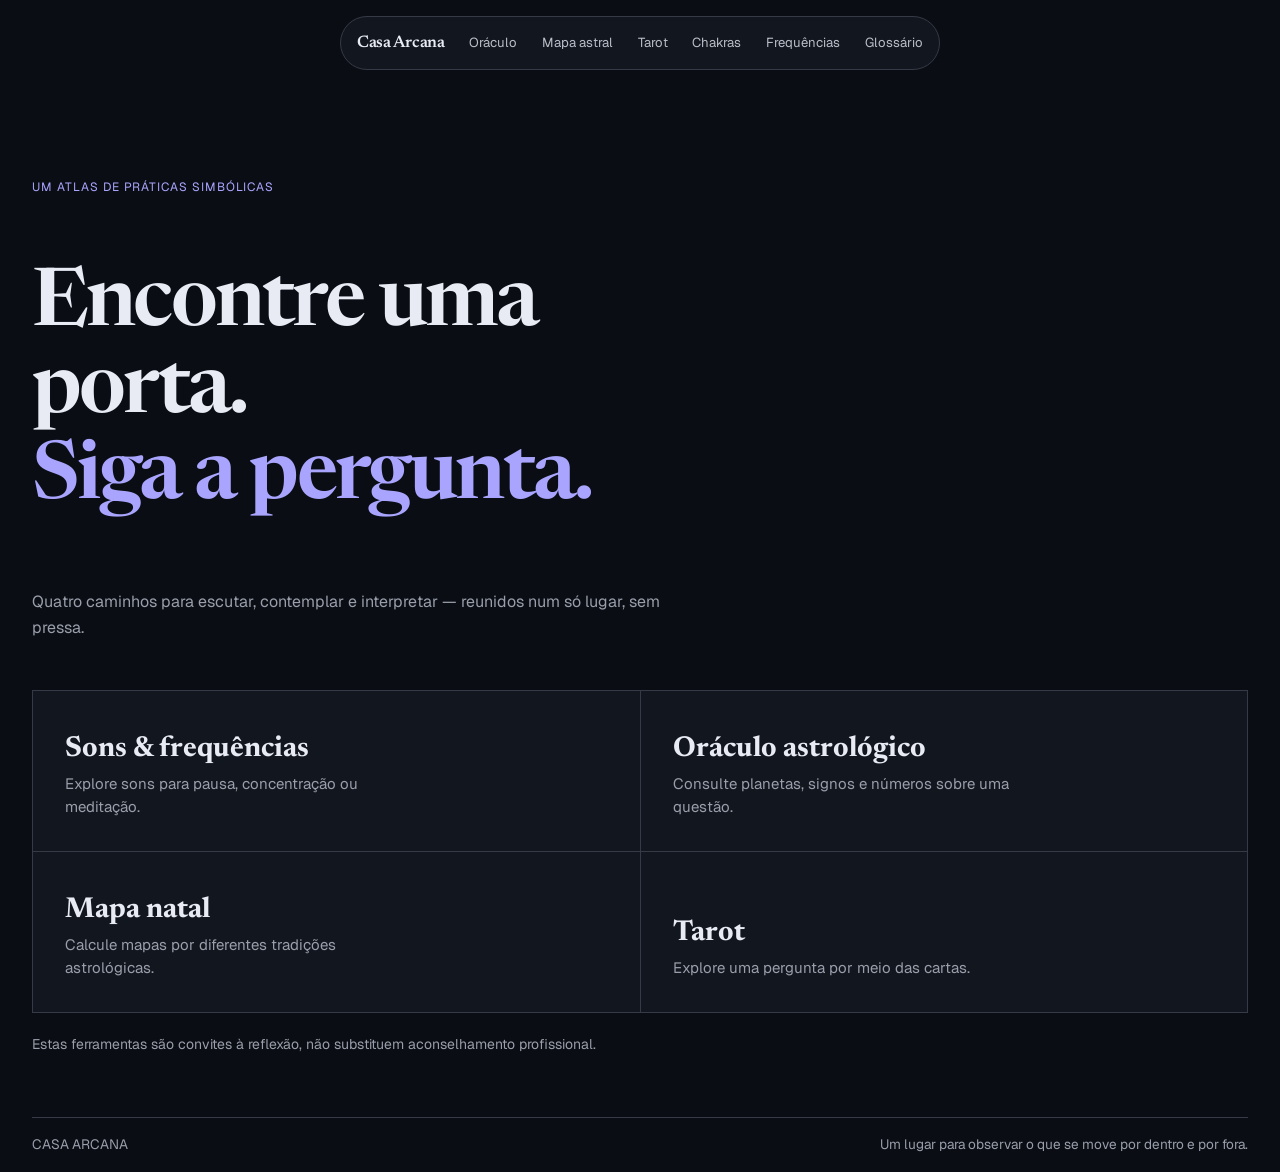
<file: templates/index.html>
<!doctype html>
<html lang="pt-BR">
<head>
    <meta charset="utf-8">
    <meta name="viewport" content="width=device-width, initial-scale=1">
    <meta name="theme-color" content="#17171f">
    <meta name="description" content="Um espaço para explorar símbolos, céu e som.">
    <title>Casa Arcana — um espaço de exploração</title>
    <link rel="stylesheet" href="/site.css">
</head>
<body>
    <nav class="unified-nav" aria-label="Navegação principal">
        <a class="brand" href="/" aria-label="Casa Arcana, início">Casa Arcana</a>
        <a href="/oracle/">Oráculo</a>
        <a href="/natal/">Mapa astral</a>
        <a href="/tarot/">Tarot</a>
        <a href="/sound/">Chakras</a>
        <a href="/sound/frequencies">Frequências</a>
        <a href="/natal/glossary">Glossário</a>
    </nav>
    <main class="home-main">
        <section class="intro">
            <p class="eyebrow">UM ATLAS DE PRÁTICAS SIMBÓLICAS</p>
            <h1>Encontre uma porta.<br><em>Siga a pergunta.</em></h1>
            <p class="lede">Quatro caminhos para escutar, contemplar e interpretar — reunidos num só lugar, sem pressa.</p>
        </section>
        <section class="practices" aria-label="Explore as práticas">
            <a class="practice practice-sound" href="/sound/">
                <h2>Sons &amp; frequências</h2><p>Explore sons para pausa, concentração ou meditação.</p>
            </a>
            <a class="practice practice-oracle" href="/oracle/">
                <h2>Oráculo astrológico</h2><p>Consulte planetas, signos e números sobre uma questão.</p>
            </a>
            <a class="practice practice-natal" href="/natal/">
                <h2>Mapa natal</h2><p>Calcule mapas por diferentes tradições astrológicas.</p>
            </a>
            <a class="practice practice-tarot" href="/tarot/">
                <h2>Tarot</h2><p>Explore uma pergunta por meio das cartas.</p>
            </a>
        </section>
        <p class="note">Estas ferramentas são convites à reflexão, não substituem aconselhamento profissional.</p>
    </main>
    <footer><span>CASA ARCANA</span><span>Um lugar para observar o que se move por dentro e por fora.</span></footer>
</body>
</html>
</file>
<file: site.css>
/* Hallmark · shared Casa Arcana system · Midnight · design.md · designed-as-app
 * Oracle pattern: centered reading measure, quiet rules, Newsreader + Geist, outlined actions.
 */
@import url('https://fonts.googleapis.com/css2?family=Geist:wght@400;500;600;700&family=Newsreader:opsz,wght@6..72,400;6..72,600;6..72,700&display=swap');
@import url('/tokens.css');

*, *::before, *::after { box-sizing: border-box; }
html, body { overflow-x: clip; }
body {
    min-width: 320px;
    min-height: 100vh;
    margin: 0;
    background: var(--color-paper);
    color: var(--color-ink);
    font-family: var(--font-body);
    font-size: 1rem;
    font-weight: 400;
    line-height: 1.6;
    -webkit-font-smoothing: antialiased;
}
a { color: inherit; text-underline-offset: .2em; }
button, input, select, textarea { font: inherit; }
:focus-visible { outline: 2px solid var(--color-focus); outline-offset: 3px; }
h1, h2, h3, h4 { min-width: 0; overflow-wrap: anywhere; font-family: var(--font-display); font-style: normal; }
img, svg, audio { max-width: 100%; }

/* N5 shared navigation across home and every tool route. */
.unified-nav {
    position: relative;
    z-index: 2;
    width: fit-content;
    max-width: calc(100% - 2rem);
    margin: 1rem auto 0;
    padding: .3rem;
    display: flex;
    align-items: center;
    justify-content: center;
    flex-wrap: wrap;
    gap: .15rem;
    border: 1px solid var(--color-rule);
    border-radius: var(--radius-pill);
    background: var(--color-paper-2);
    color: var(--color-ink-2);
}
.unified-nav a {
    min-height: 42px;
    display: inline-flex;
    align-items: center;
    justify-content: center;
    padding: .55rem .7rem;
    border-radius: var(--radius-pill);
    color: var(--color-ink-2);
    font-family: var(--font-body);
    font-size: .82rem;
    line-height: 1.2;
    text-decoration: none;
    white-space: nowrap;
    transition: color var(--dur-short) var(--ease-out), background-color var(--dur-short) var(--ease-out);
}
.unified-nav a:hover, .unified-nav a[aria-current="page"] {
    background: var(--color-paper-3);
    color: var(--color-ink);
}
.unified-nav .brand {
    display: inline-flex;
    min-height: 42px;
    align-items: center;
    padding-inline: .7rem;
    color: var(--color-ink);
    font-family: var(--font-display);
    font-size: 1.05rem;
    font-style: normal;
    font-weight: 600;
    letter-spacing: -.025em;
    text-decoration: none;
    white-space: nowrap;
}

main, .page, .section, .library-main, .observatory, .library-layout, .catalogo, .dados, .leitura { min-width: 0; }
.page { width: min(100% - 2rem, 66ch); margin-inline: auto; padding-block: clamp(2rem, 6vw, 4rem); }
.page .container { width: 100%; margin-inline: auto; }
.page-title, .observatory h1, .library-intro h1, .intro h1 {
    color: var(--color-ink);
    font-family: var(--font-display);
    font-style: normal;
    font-weight: 600;
    letter-spacing: -.035em;
    line-height: 1.08;
}
.observatory { grid-template-columns: minmax(0, 1fr); max-width: 66ch; margin-inline: auto; }
.observatory-intro { max-width: none; }
.birth-record { margin-top: 0; }
.text-center, .has-text-centered { text-align: center; }
.page-title { font-size: clamp(2rem, 5vw, 3.2rem); }
.page-lede, .lede, .library-intro .lede { max-width: 62ch; color: var(--color-muted); line-height: 1.65; }
.page-lede { margin: .75rem 0 2rem; }
.section-head { margin: 2.5rem 0 1rem; font-family: var(--font-display); font-size: 1.5rem; font-weight: 600; line-height: 1.2; }
.section-head::after { content: ""; display: block; width: 2.5rem; height: 1px; margin-top: .5rem; background: var(--color-accent); }

/* Shared understated controls. */
button, select, input, textarea, .input, .custom-select {
    border: 1px solid var(--color-rule);
    border-radius: var(--radius-input);
    background-color: var(--color-paper);
    color: var(--color-ink);
}
input::placeholder, textarea::placeholder { color: var(--color-muted); opacity: 1; }
.input, .consulta__input, .custom-select, .tarot-container .select select { min-height: 44px; font-family: var(--font-body); font-size: .95rem; }
.input:hover, .consulta__input:hover, .custom-select:hover, .tarot-container .select select:hover { border-color: var(--color-ink-2); }
.input:focus-visible, .consulta__input:focus-visible, .custom-select:focus-visible, .tarot-container .select select:focus-visible { outline: 2px solid var(--color-focus); outline-offset: 2px; }
button, .btn-primary, .btn-ghost, .btn-generate, .chip, .chakra-chip, .tarot-container .button, .library-search .btn-ghost {
    min-height: 44px;
    display: inline-flex;
    align-items: center;
    justify-content: center;
    padding: .55rem 1rem;
    border: 1px solid var(--color-accent);
    border-radius: var(--radius-pill);
    background: transparent;
    color: var(--color-accent);
    font-family: var(--font-body);
    font-size: .9rem;
    font-weight: 600;
    line-height: 1.2;
    text-align: center;
    text-decoration: none;
    white-space: nowrap;
    cursor: pointer;
    transition: color var(--dur-short) var(--ease-out), background-color var(--dur-short) var(--ease-out), border-color var(--dur-short) var(--ease-out), transform 100ms var(--ease-out);
}
button:hover, .btn-primary:hover, .btn-ghost:hover, .btn-generate:hover, .chip:hover, .chakra-chip:hover, .tarot-container .button:hover, .library-search .btn-ghost:hover { background: var(--color-accent); color: var(--color-accent-ink); }
button:active, .btn-primary:active, .btn-ghost:active, .btn-generate:active, .chip:active, .chakra-chip:active, .tarot-container .button:active { transform: translateY(1px); }
button:disabled, .btn-primary:disabled, .btn-ghost:disabled, .btn-generate:disabled, .chakra-chip:disabled, [aria-disabled="true"] { cursor: not-allowed; opacity: .55; }
button:focus-visible, .btn-primary:focus-visible, .btn-ghost:focus-visible, .btn-generate:focus-visible, .chip:focus-visible, .chakra-chip:focus-visible, .tarot-container .button:focus-visible { outline: 2px solid var(--color-focus); outline-offset: 3px; }
.feature-nav { width: fit-content; max-width: calc(100% - 2rem); margin: .75rem auto 0; padding: .2rem; display: flex; flex-wrap: wrap; justify-content: center; gap: .15rem; border: 1px solid var(--color-rule); border-radius: var(--radius-pill); background: var(--color-paper-2); }
.feature-nav a { min-height: 42px; display: inline-flex; align-items: center; padding: .55rem .7rem; border-radius: var(--radius-pill); color: var(--color-ink-2); font-size: .82rem; line-height: 1.2; text-decoration: none; white-space: nowrap; }
.feature-nav a:hover, .feature-nav a[aria-current="page"] { background: var(--color-paper-3); color: var(--color-ink); }

/* Home: four equal modules, four simple entry points. */
.home-main { width: min(100% - 2rem, 76rem); margin-inline: auto; padding-block: clamp(3rem, 8vw, 6rem) 3rem; }
.intro { max-width: 48rem; margin: 0 auto 3rem 0; }
.intro h1 { max-width: 13ch; font-size: clamp(2.8rem, 7vw, 5rem); }
.intro h1 em { color: var(--color-accent); font-style: normal; }
.eyebrow { margin-bottom: .75rem; color: var(--color-accent); font-family: var(--font-body); font-size: .75rem; letter-spacing: .08em; }
.intro .lede { margin-top: 1rem; }
.practices { display: grid; grid-template-columns: repeat(2, minmax(0, 1fr)); gap: 1px; border: 1px solid var(--color-rule); background: var(--color-rule); }
.practice { min-width: 0; min-height: 10rem; padding: clamp(1.25rem, 3vw, 2rem); display: flex; flex-direction: column; justify-content: flex-end; border: 0; background: var(--color-paper-2); color: var(--color-ink); text-decoration: none; transition: background-color var(--dur-short) var(--ease-out); }
.practice:hover, .practice:focus-visible { background: var(--color-paper-3); }
.practice h2 { margin: 0; font-size: clamp(1.35rem, 2.5vw, 1.8rem); line-height: 1.15; }
.practice p { margin: .45rem 0 0; max-width: 34ch; color: var(--color-muted); font-size: .94rem; line-height: 1.5; }
.note { margin-top: 1.25rem; color: var(--color-muted); font-size: .875rem; }
body > footer:not(.site-footer):not(.foot-mast):not(.colophon) { width: min(100% - 2rem, 76rem); margin: 0 auto; padding-block: 1rem; display: flex; flex-wrap: wrap; justify-content: space-between; gap: .5rem 1rem; border-top: 1px solid var(--color-rule); color: var(--color-muted); font-size: .85rem; }

/* Sound tools share Oracle's centered reading column and quiet controls. */
.freq-layout { width: min(100%, 36rem); margin-inline: auto; display: grid; gap: .75rem; }
.freq-layout .field-label { margin: 0; color: var(--color-ink); font-weight: 600; }
.custom-select { width: 100%; padding: .65rem .8rem; }
#loading-button { justify-self: start; margin-block: .75rem; }
#loading-container { width: 100%; display: grid; gap: .75rem; }
#loading-container audio { width: 100%; }
.chakra-layout { width: 100%; display: grid; gap: 1.25rem; }
.image-map { width: 100%; text-align: center; }
.image-map .thumbnail { width: 100%; height: auto; border: 1px solid var(--color-rule); border-radius: var(--radius-card); }
.chakra-quick-picks { display: flex; flex-wrap: wrap; justify-content: center; gap: .5rem; margin-block: .25rem .75rem; }
/* 7 chips can never wrap evenly; on narrow screens keep one tappable row. */
@media (max-width: 720px) {
    .chakra-quick-picks { flex-wrap: nowrap; justify-content: flex-start; overflow-x: auto; }
}
.chakra-chip.is-playing { background: var(--color-accent); color: var(--color-accent-ink); }
.audio-with-spinner { width: 100%; display: grid; justify-items: center; gap: .75rem; }
.audio-with-spinner audio { width: 100%; }
.spinner { width: 1.5rem; height: 1.5rem; border: 2px solid var(--color-rule); border-top-color: var(--color-accent); border-radius: 50%; animation: spin .7s linear infinite; }
@keyframes spin { to { transform: rotate(360deg); } }

/* Shared surfaces and footer. */
.practice, .birth-record, .diagram-panel, .roleta, .dado, .leitura, .consulta, .library-content-wrap, .tarot-container, .card-display .card { border-color: var(--color-rule); background-color: var(--color-paper-2); color: var(--color-ink); box-shadow: none; }
.practice p, .privacy-note, .field-help, .method-description, .site-footer, .foot-mast, .colophon { color: var(--color-muted); }
.site-footer, .foot-mast, .colophon { border-color: var(--color-rule); background: var(--color-paper); }
.site-footer { border-top: 1px solid var(--color-rule); }
.site-footer .container { width: min(100% - 2rem, 76rem); margin-inline: auto; padding-block: 1.25rem; }
.foot-mast { border-top: 1px solid var(--color-rule); }
.library-shell { background: var(--color-paper) !important; color: var(--color-ink) !important; }
.library-shell .library-index, .library-shell .library-content, .library-shell .library-content-wrap { background: var(--color-paper-2); color: var(--color-ink); }
.library-shell .library-index p, .library-shell .glossary-nav-link, .library-shell .library-intro p { color: var(--color-muted); }
.observatory { align-items: start; }
.birth-record { border-radius: var(--radius-card); }
.tarot-container { width: min(100%, 66ch); margin-inline: auto; padding: clamp(1rem, 3vw, 2.5rem); border: 1px solid var(--color-rule); border-radius: var(--radius-card); }
.tarot-container .label { display: block; margin-bottom: .4rem; color: var(--color-ink); font-size: .9rem; font-weight: 600; }
.tarot-container .field { margin-bottom: 1.25rem; }
.tarot-container .select, .tarot-container .select select { width: 100%; max-width: 100%; }
.tarot-container .select select { padding: .6rem 2.5rem .6rem .8rem; }
.tarot-container .button { padding-inline: 1.1rem; }
.tarot-container .button.is-loading { position: relative; color: transparent; pointer-events: none; }
.tarot-container .button.is-loading::after { position: absolute; width: 1rem; height: 1rem; border: 2px solid var(--color-ink); border-right-color: transparent; border-radius: 50%; content: ""; animation: spin .7s linear infinite; }
.card-display.columns { display: grid; grid-template-columns: repeat(4, minmax(0, 1fr)); gap: 1rem; margin: 1.5rem 0 0; }
.card-display .column { min-width: 0; padding: 0; }
.card-display .column.is-one-quarter { grid-column: span 1; }
.card-display .card { height: 100%; padding: 1rem; border: 1px solid var(--color-rule); border-radius: var(--radius-card); }
.card-image { display: block; width: min(100%, 14rem); height: auto; margin-inline: auto; border-radius: .45rem; }
.has-text-centered { text-align: center; }
.has-text-weight-bold { font-weight: 700; }
.has-text-weight-light { font-weight: 400; }
.tarot-intro { width: min(100% - 2rem, 66ch); margin: 0 auto 1rem; }
.tarot-intro h1 { font-size: clamp(2rem, 5vw, 3.2rem); }
.tarot-intro p { margin-top: .5rem; color: var(--color-muted); }
.library-main { width: min(100% - 2rem, 76rem); margin-inline: auto; }
.library-index .glossary-nav-link { min-height: 42px; border-color: var(--color-rule); border-radius: var(--radius-input); font-family: var(--font-body); font-size: .85rem; letter-spacing: 0; }
.library-index .glossary-nav-link:hover, .library-index .glossary-nav-active { background: var(--color-paper-3); color: var(--color-ink); }
.method-option { border-radius: var(--radius-input); }
.method-option:focus-within { outline: 2px solid var(--color-focus); outline-offset: 2px; }
.method-help { width: 1.5rem; min-height: 1.5rem; padding: 0; border-radius: 50%; }
.result-stage { min-width: 0; }

@media (max-width: 48rem) {
    .unified-nav, .feature-nav { width: calc(100% - 1.5rem); max-width: none; }
    .unified-nav a { padding-inline: .5rem; font-size: .75rem; }
    .practices { grid-template-columns: minmax(0, 1fr); }
    .practice { min-height: 8.5rem; }
    .observatory, .library-layout, .field-pair { grid-template-columns: minmax(0, 1fr) !important; }
    .observatory { gap: var(--space-lg); }
    .card-display.columns { grid-template-columns: repeat(2, minmax(0, 1fr)); }
    .library-search { flex-wrap: wrap; }
    .library-search .input { min-width: 0; flex: 1 1 12rem; }
    .foot-mast { justify-content: flex-start; }
    .foot-mast p, .foot-mast a { white-space: normal; }
}
@media (max-width: 24rem) { .card-display.columns { grid-template-columns: minmax(0, 1fr); } }
@media (prefers-reduced-motion: reduce) {
    *, *::before, *::after { scroll-behavior: auto !important; transition-duration: 1ms !important; animation-duration: 1ms !important; animation-iteration-count: 1 !important; }
}
</file>
